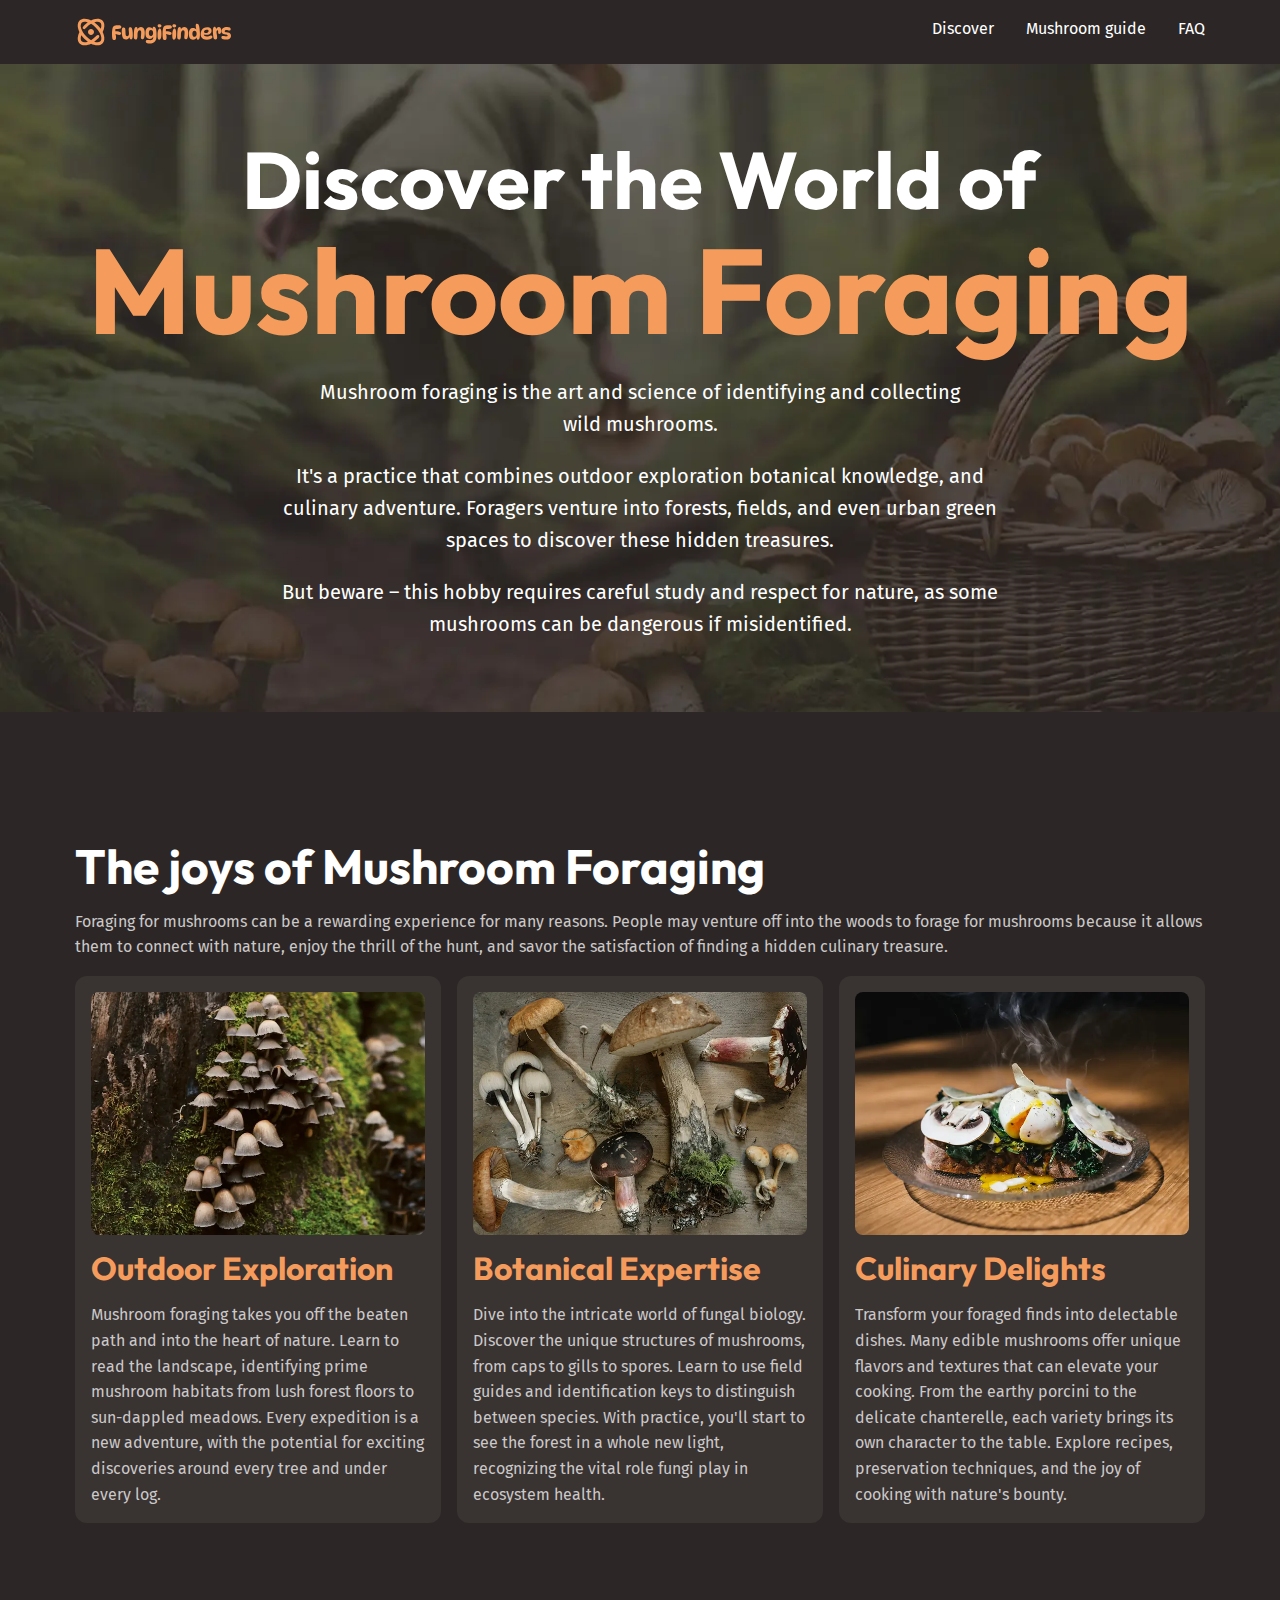
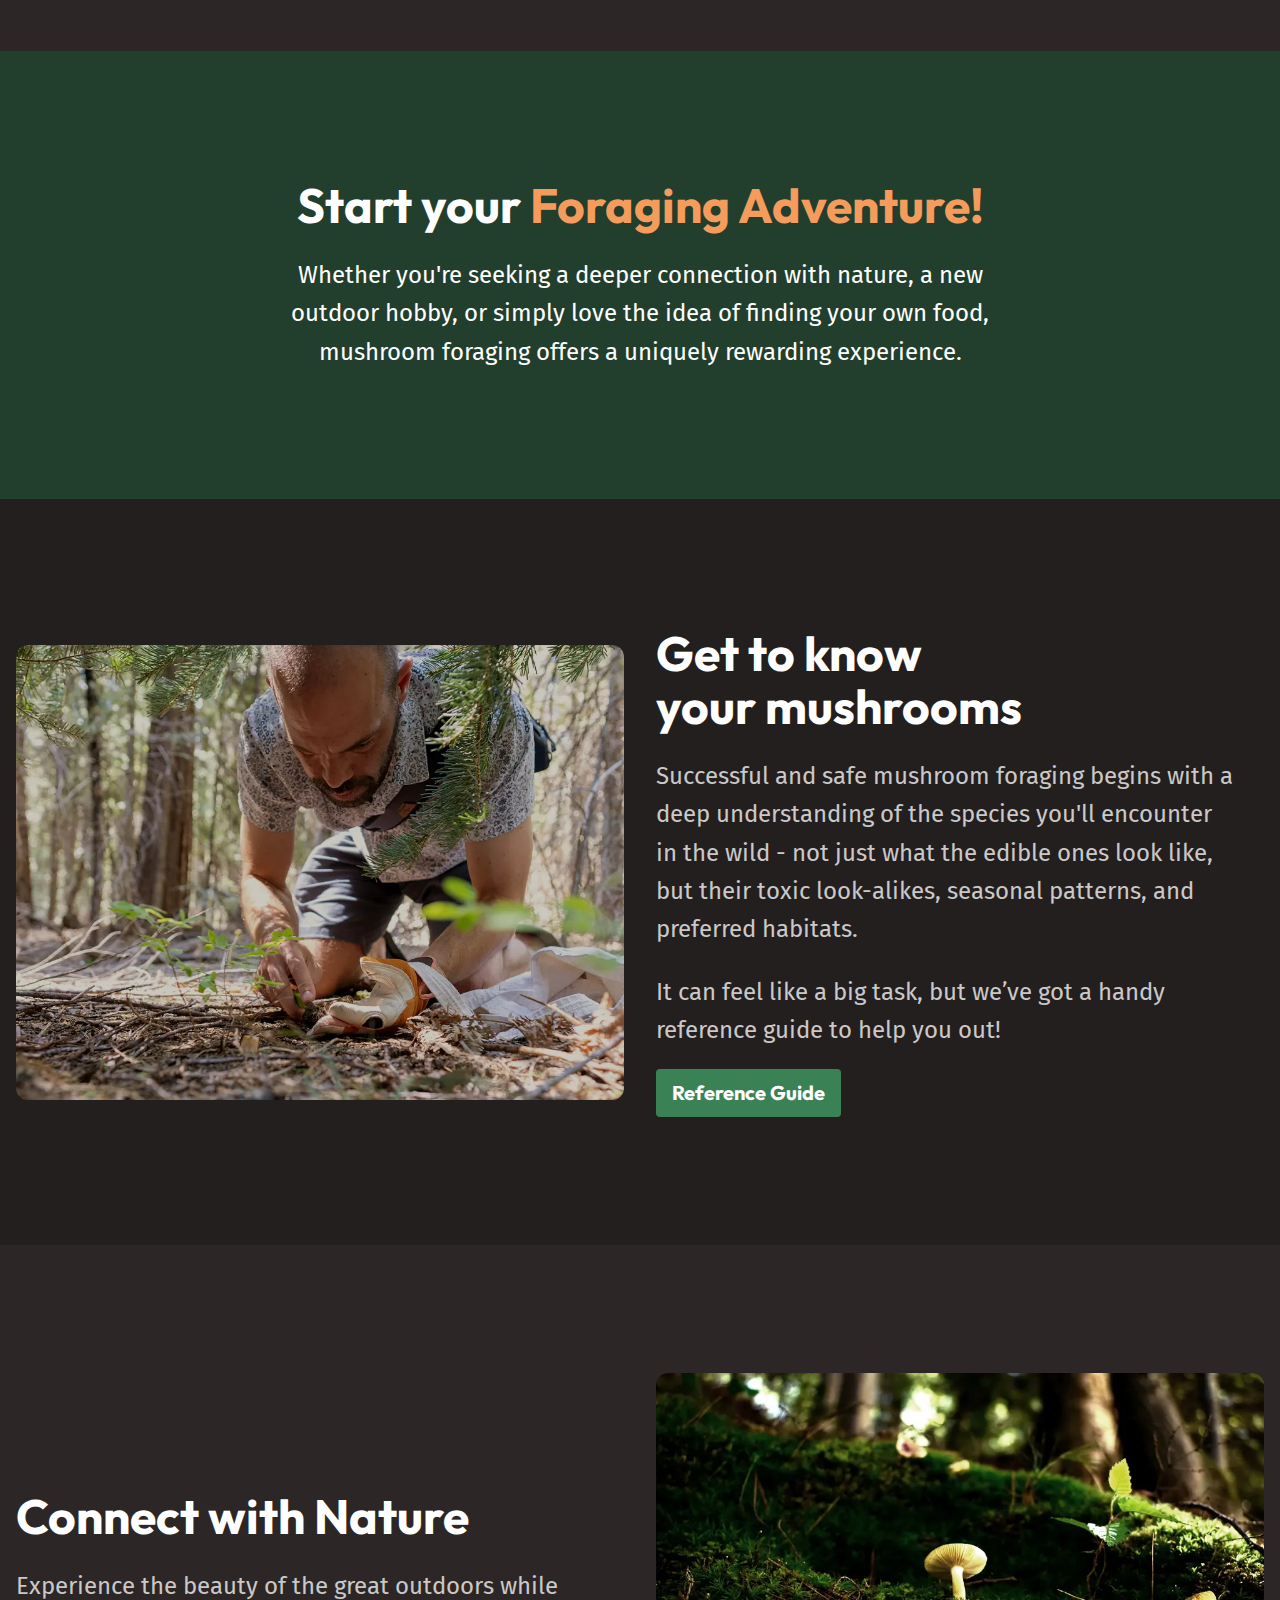
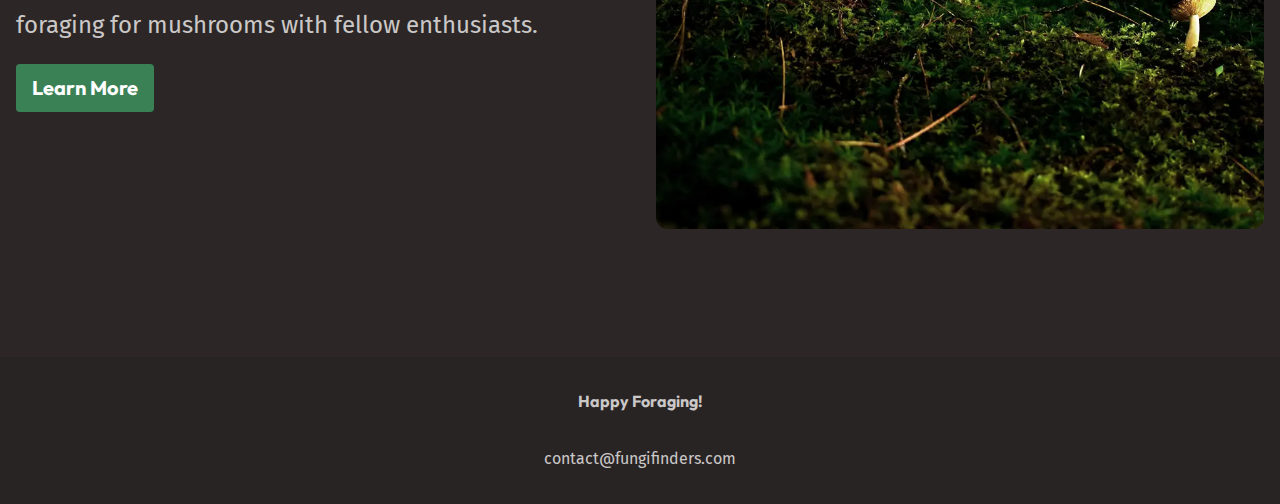
<file: index.html>
<!DOCTYPE html>
<html lang="en">
  <head>
    <meta charset="UTF-8" />
    <meta charset="UTF-8" />
    <meta name="viewport" content="width=device-width, initial-scale=1.0" />
    <title>Fungi Finders</title>
    <link rel="stylesheet" href="styles.css" />
    <link rel="preconnect" href="https://fonts.googleapis.com" />
    <link rel="preconnect" href="https://fonts.gstatic.com" crossorigin />
    <link
      href="https://fonts.googleapis.com/css2?family=Fira+Sans:wght@400;700&family=Outfit:wght@100..900&display=swap"
      rel="stylesheet"
    />
  </head>
  <body>
    <header class="site-header">
      <div class="wrapper">
        <div class="site-header__inner">
          <a href="/">
            <img src="assets/fungi-finders.svg" alt="" />
          </a>
          <button aria-controls="primary-navigation" aria-expanded="false">
            <span class="visually-hidden">Menu</span>
            <img src="/assets/hamburger.svg" alt="" />
          </button>
          <nav class="primary-navigation">
            <ul>
              <li><a href="/">Discover</a></li>
              <li><a href="mushroom-guide.html">Mushroom guide</a></li>
              <li><a href="mushroom-guide.html#faq">FAQ</a></li>
            </ul>
          </nav>
        </div>
      </div>
    </header>
    <main>
      <section class="hero section flow" data-padding="compact">
        <div class="wrapper">
          <h1 class="hero__title">
            Discover the World of
            <span>Mushroom Foraging</span>
          </h1>
        </div>
        <div class="wrapper" data-width="narrow">
          <div class="font-size-md flow">
            <p>
              Mushroom foraging is the art and science of identifying and
              collecting wild mushrooms.
            </p>
            <p>
              It's a practice that combines outdoor exploration botanical
              knowledge, and culinary adventure. Foragers venture into forests,
              fields, and even urban green spaces to discover these hidden
              treasures.
            </p>
            <p>
              But beware – this hobby requires careful study and respect for
              nature, as some mushrooms can be dangerous if misidentified.
            </p>
          </div>
        </div>
      </section>
      <section class="section">
        <div class="wrapper flow">
          <h2 class="section-title">The joys of Mushroom Foraging</h2>
          <p>
            Foraging for mushrooms can be a rewarding experience for many
            reasons. People may venture off into the woods to forage for
            mushrooms because it allows them to connect with nature, enjoy the
            thrill of the hunt, and savor the satisfaction of finding a hidden
            culinary treasure.
          </p>

          <!-- Three columns-->
          <div class="equal-columns">
            <div class="card">
              <img
                src="/assets/outdoor-exploration.webp"
                alt="Tighly grouped brown mushrooms growing up the side of a mossy tree trunk"
              />
              <h3 class="card__title">Outdoor Exploration</h3>
              <p>
                Mushroom foraging takes you off the beaten path and into the
                heart of nature. Learn to read the landscape, identifying prime
                mushroom habitats from lush forest floors to sun-dappled
                meadows. Every expedition is a new adventure, with the potential
                for exciting discoveries around every tree and under every log.
              </p>
            </div>
            <div class="card">
              <img
                src="/assets/botanical-expertise.webp"
                alt="Various harvested wild mushrooms on a table"
              />
              <h3 class="card__title">Botanical Expertise</h3>
              <p>
                Dive into the intricate world of fungal biology. Discover the
                unique structures of mushrooms, from caps to gills to spores.
                Learn to use field guides and identification keys to distinguish
                between species. With practice, you'll start to see the forest
                in a whole new light, recognizing the vital role fungi play in
                ecosystem health.
              </p>
            </div>
            <div class="card">
              <img
                src="/assets/culinary-delight.webp"
                alt="A freshly cooked plate of food, still steaming, with several mushroom slices on it"
              />
              <h3 class="card__title">Culinary Delights</h3>
              <p>
                Transform your foraged finds into delectable dishes. Many edible
                mushrooms offer unique flavors and textures that can elevate
                your cooking. From the earthy porcini to the delicate
                chanterelle, each variety brings its own character to the table.
                Explore recipes, preservation techniques, and the joy of cooking
                with nature's bounty.
              </p>
            </div>
          </div>
        </div>
      </section>

      <section class="background-accent section">
        <div class="wrapper" data-width="narrow" data-padding="compact">
          <div class="text-center flow font-size-lg text-high-contrast">
            <h2 class="section-title">
              Start your <span class="text-brand">Foraging Adventure!</span>
            </h2>
            <p>
              Whether you're seeking a deeper connection with nature, a new
              outdoor hobby, or simply love the idea of finding your own food,
              mushroom foraging offers a uniquely rewarding experience.
            </p>
          </div>
        </div>
      </section>

      <!-- Two columns-->
      <section class="background-extra-dark section">
        <div class="wrapper" data-width="wide">
          <div
            class="equal-columns"
            data-gap="large"
            data-vertical-alignment="centered"
          >
            <div>
              <img
                src="/assets/get-to-know.webp"
                alt="A man on his hands and knees carefully digging a mushroom out of the forest floo"
              />
            </div>
            <div class="font-size-lg flow">
              <h2 class="section-title">Get to know your mushrooms</h2>
              <p>
                Successful and safe mushroom foraging begins with a deep
                understanding of the species you'll encounter in the wild - not
                just what the edible ones look like, but their toxic
                look-alikes, seasonal patterns, and preferred habitats.
              </p>
              <p>
                It can feel like a big task, but we’ve got a handy reference
                guide to help you out!
              </p>
              <a class="button" href="#"
                ><span class="visually-hidden"
                  >Learn more about wild mushrooms using our handy</span
                >Reference Guide
              </a>
            </div>
          </div>
        </div>
      </section>

      <section class="section">
        <div class="wrapper" data-width="wide">
          <div
            class="equal-columns"
            data-gap="large"
            data-vertical-alignment="centered"
          >
            <!-- Two columns-->
            <div class="font-size-lg flow">
              <h2 class="section-title">Connect with Nature</h2>
              <p>
                Experience the beauty of the great outdoors while foraging for
                mushrooms with fellow enthusiasts.
              </p>
              <a class="button" href="#"
                >Learn More
                <span class="visually-hidden"
                  >about the different types of mushrooms using our handy
                  mushroom guide.</span
                ></a
              >
            </div>
            <div>
              <img
                src="/assets/nature.webp"
                alt="A few small yellowish mushrooms growing on a mossy forest floor"
              />
            </div>
          </div>
        </div>
      </section>
    </main>

    <footer class="site-footer">
      <p class="site-footer__title">Happy Foraging!</p>
      <a href="mailto:contact@fungifinders.com">contact@fungifinders.com</a>
    </footer>
  </body>
</html>
</file>
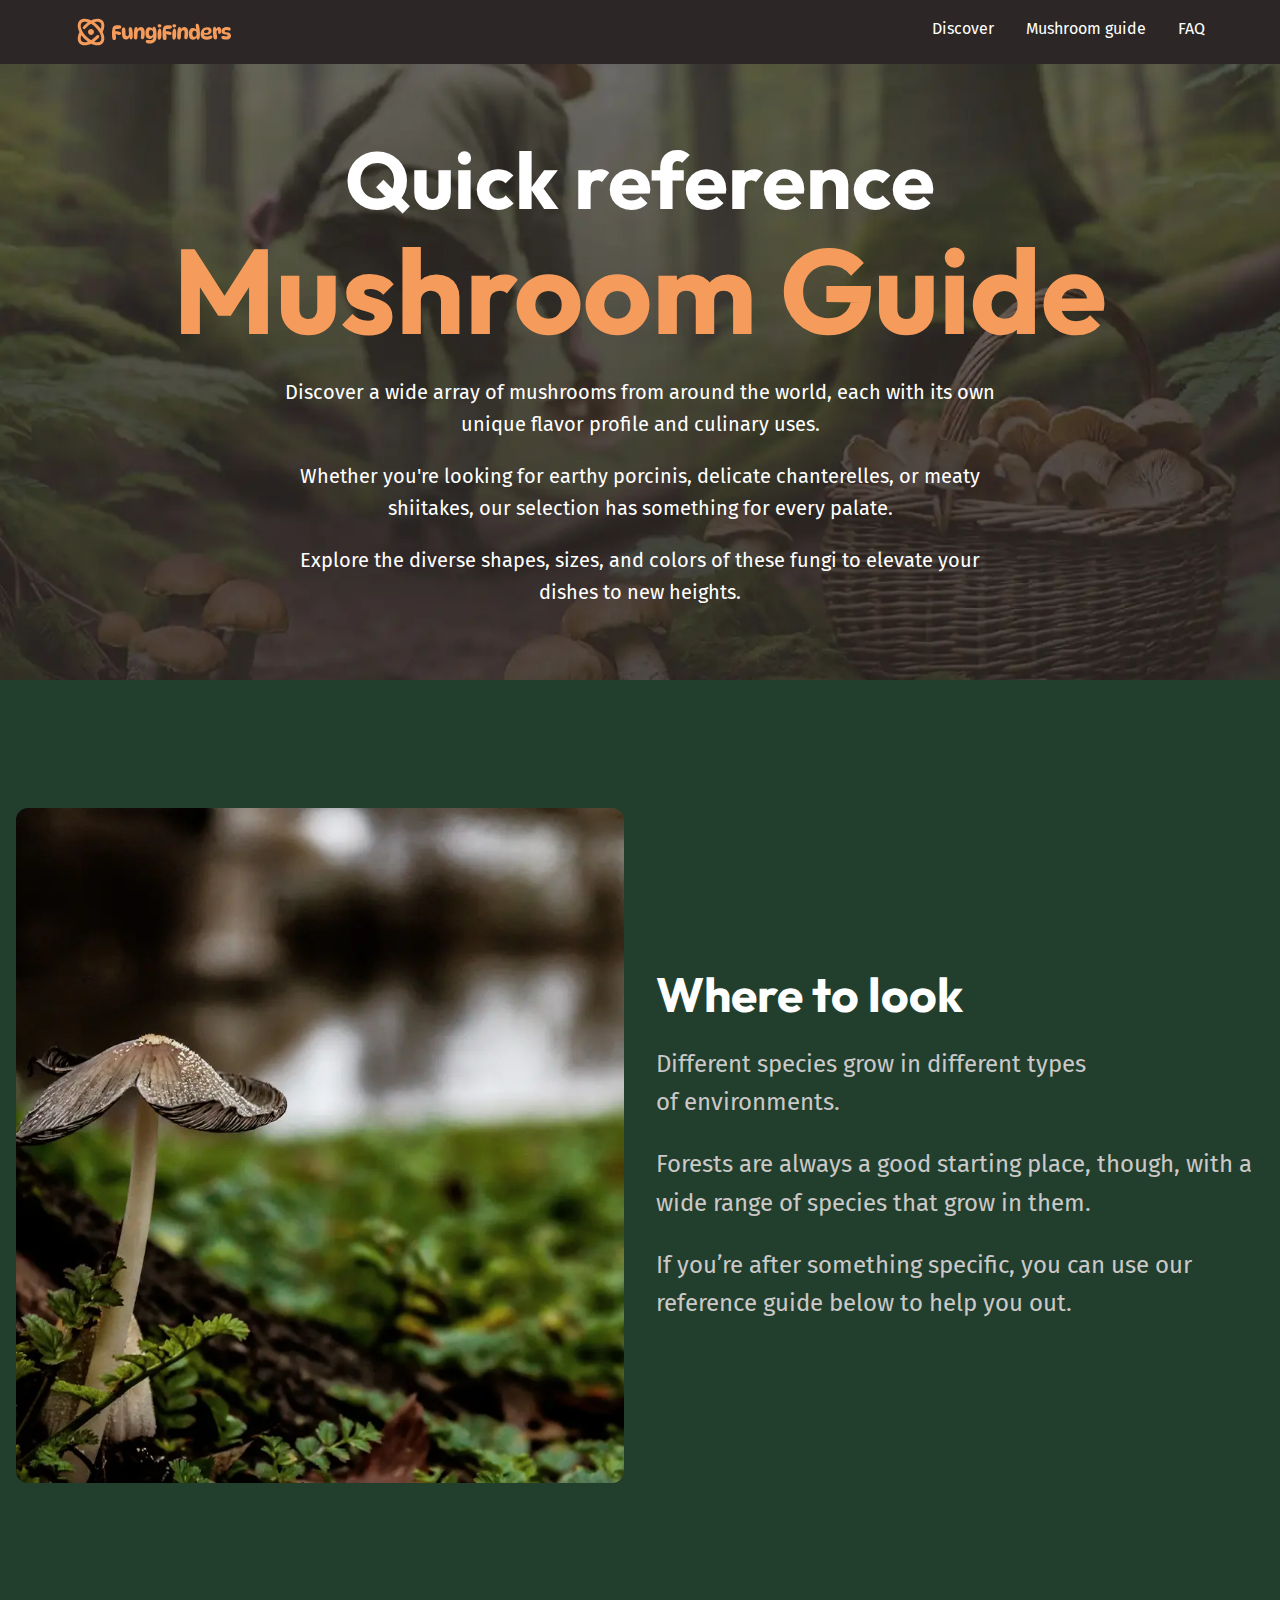
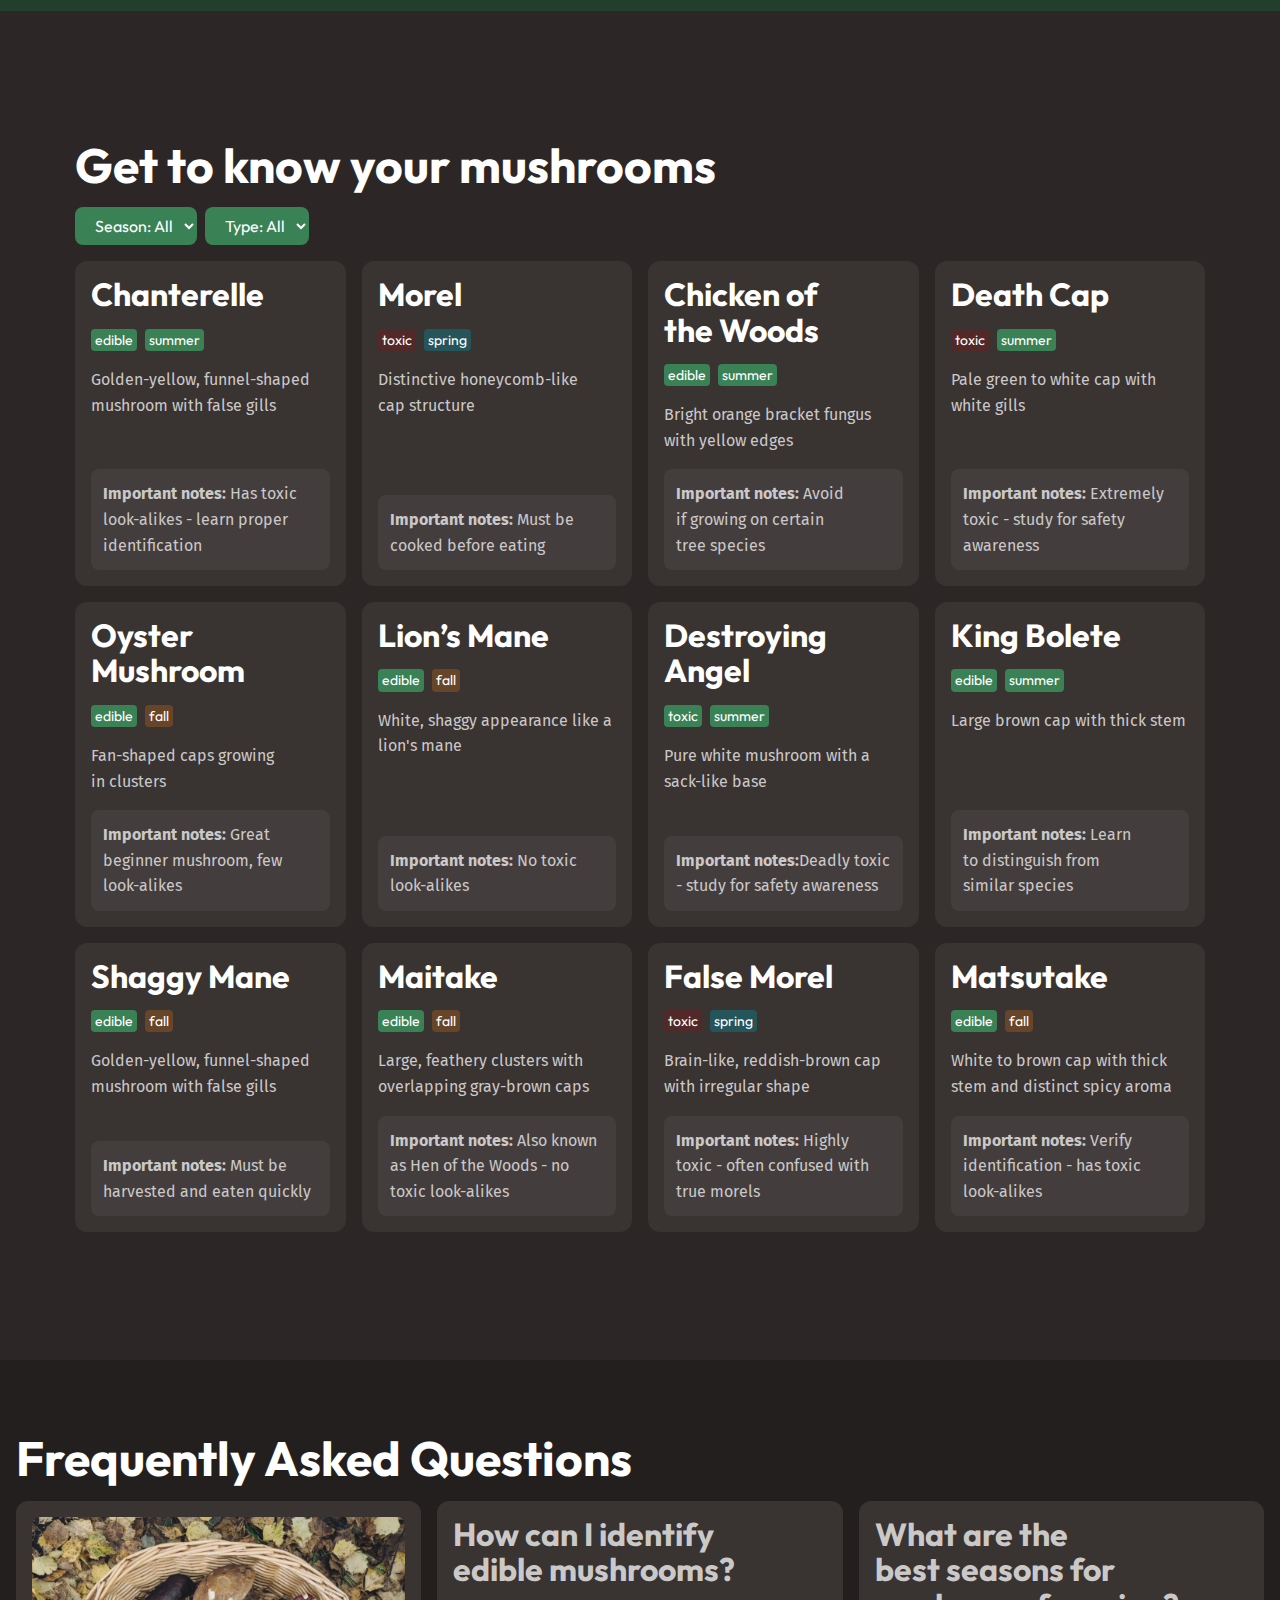
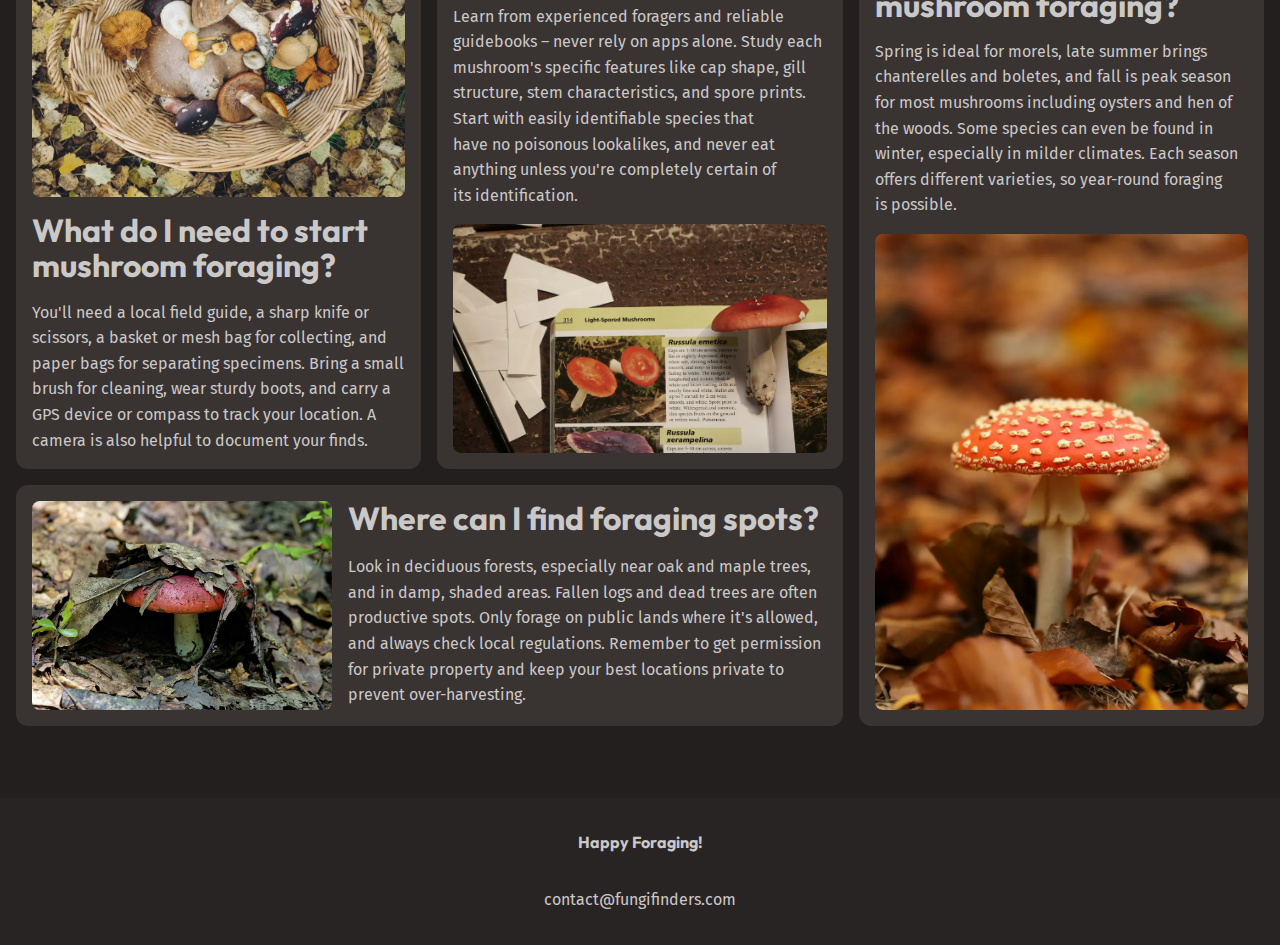
<file: mushroom-guide.html>
<!DOCTYPE html>
<html lang="en">
  <head>
    <meta charset="UTF-8" />
    <meta charset="UTF-8" />
    <meta name="viewport" content="width=device-width, initial-scale=1.0" />
    <title>Fungi Finders</title>
    <link rel="stylesheet" href="styles.css" />
    <link rel="preconnect" href="https://fonts.googleapis.com" />
    <link rel="preconnect" href="https://fonts.gstatic.com" crossorigin />
    <link
      href="https://fonts.googleapis.com/css2?family=Fira+Sans:wght@400;700&family=Outfit:wght@100..900&display=swap"
      rel="stylesheet"
    />
    <script src="/main.js" defer></script>
    <script src="/mushroom-filter.js" defer></script>
  </head>
  <body>
    <a class="skip-to-main" href="#main">Skip to main content</a>
    <header class="site-header">
      <div class="wrapper">
        <div class="site-header__inner">
          <a href="/">
            <img src="assets/fungi-finders.svg" alt="" />
          </a>
          <button aria-controls="primary-navigation" aria-expanded="false">
            <span class="visually-hidden">Menu</span>
            <img src="/assets/hamburger.svg" alt="" />
          </button>
          <nav class="primary-navigation">
            <ul>
              <li><a href="/">Discover</a></li>
              <li><a href="mushroom-guide.html">Mushroom guide</a></li>
              <li><a href="mushroom-guide.html#faq">FAQ</a></li>
            </ul>
          </nav>
        </div>
      </div>
    </header>
    <main id="main">
      <section class="hero section flow" data-padding="compact">
        <div class="wrapper">
          <h1 class="hero__title">
            Quick reference <span>Mushroom Guide</span>
          </h1>
        </div>
        <div class="wrapper flow" data-width="narrow">
          <p>
            Discover a wide array of mushrooms from around the world, each with
            its own unique flavor profile and culinary uses.
          </p>
          <p>
            Whether you're looking for earthy porcinis, delicate chanterelles,
            or meaty shiitakes, our selection has something for every palate.
          </p>
          <p>
            Explore the diverse shapes, sizes, and colors of these fungi to
            elevate your dishes to new heights.
          </p>
        </div>
      </section>

      <!-- Where to look section -->
      <section class="background-accent section">
        <div class="wrapper" data-width="wide">
          <div
            class="equal-columns"
            data-vertical-alignment="centered"
            data-gap="large"
          >
            <div>
              <img
                src="/assets/where-to-look.webp"
                alt="A closeup of a mushroom growing on a lush green forest floor"
              />
            </div>
            <div class="flow font-size-lg">
              <h2 class="section-title">Where to look</h2>
              <p>Different species grow in different types of environments.</p>
              <p>
                Forests are always a good starting place, though, with a wide
                range of species that grow in them.
              </p>
              <p>
                If you’re after something specific, you can use our reference
                guide below to help you out.
              </p>
            </div>
          </div>
        </div>
      </section>

      <section class="section mushroom-guide">
        <div class="wrapper flow">
          <h2 class="section-title">Get to know your mushrooms</h2>

          <div class="flex-group">
            <!-- There is a JS script that changes hidden to false once JS is loaded -->
            <select name="season" id="season" hidden>
              <option value="all">Season: All</option>
              <option value="spring">Spring</option>
              <option value="summer">Summer</option>
              <option value="fall">Fall</option>
            </select>
            <select name="edible" id="edible" hidden>
              <option value="all">Type: All</option>
              <option value="edible">Edible</option>
              <option value="toxic">Toxic</option>
            </select>
          </div>

          <!-- grid of mushrooms -->
          <div class="grid-auto-fill">
            <div class="card">
              <h3 class="card__title">Chanterelle</h3>
              <ul
                class="tag-list"
                role="list"
                aria-label="Mushroom characteristics"
              >
                <li data-edible="edible">
                  <span class="visually-hidden">This mushroom is</span>
                  edible
                </li>
                <li data-season="summer">
                  <span class="visually-hidden"
                    >You can harvest this mushroom in the</span
                  >
                  summer
                </li>
              </ul>

              <p>Golden-yellow, funnel-shaped mushroom with false gills</p>
              <p class="card__note">
                <strong>Important notes:</strong> Has toxic look-alikes - learn
                proper identification
              </p>
            </div>
            <div class="card">
              <h3 class="card__title">Morel</h3>
              <ul
                class="tag-list"
                role="list"
                aria-label="Mushroom characteristics"
              >
                <li data-edible="toxic">
                  <span class="visually-hidden">This mushroom is</span>
                  toxic
                </li>
                <li data-season="spring">
                  <span class="visually-hidden"
                    >You can harvest this mushroom in the</span
                  >
                  spring
                </li>
              </ul>

              <p>Distinctive honeycomb-like cap structure</p>
              <p class="card__note">
                <strong>Important notes:</strong> Must be cooked before eating
              </p>
            </div>

            <div class="card">
              <h3 class="card__title">Chicken of the Woods</h3>
              <ul
                class="tag-list"
                role="list"
                aria-label="Mushroom characteristics"
              >
                <li data-edible="edible">
                  <span class="visually-hidden">This mushroom is</span>
                  edible
                </li>
                <li data-season="summer">
                  <span class="visually-hidden"
                    >You can harvest this mushroom in the</span
                  >
                  summer
                </li>
              </ul>

              <p>Bright orange bracket fungus with yellow edges</p>
              <p class="card__note">
                <strong>Important notes:</strong> Avoid if growing on certain
                tree species
              </p>
            </div>

            <div class="card">
              <h3 class="card__title">Death Cap</h3>
              <ul
                class="tag-list"
                role="list"
                aria-label="Mushroom characteristics"
              >
                <li data-edible="toxic">
                  <span class="visually-hidden">This mushroom is</span>
                  toxic
                </li>
                <li data-season="summer">
                  <span class="visually-hidden"
                    >You can harvest this mushroom in the</span
                  >
                  summer
                </li>
              </ul>

              <p>Pale green to white cap with white gills</p>
              <p class="card__note">
                <strong>Important notes:</strong> Extremely toxic - study for
                safety awareness
              </p>
            </div>
            <div class="card">
              <h3 class="card__title">Oyster Mushroom</h3>
              <ul
                class="tag-list"
                role="list"
                aria-label="Mushroom characteristics"
              >
                <li data-edible="edible">
                  <span class="visually-hidden">This mushroom is</span>
                  edible
                </li>
                <li data-season="fall">
                  <span class="visually-hidden"
                    >You can harvest this mushroom in the</span
                  >
                  fall
                </li>
              </ul>

              <p>Fan-shaped caps growing in clusters</p>
              <p class="card__note">
                <strong>Important notes:</strong> Great beginner mushroom, few
                look-alikes
              </p>
            </div>
            <div class="card">
              <h3 class="card__title">Lion’s Mane</h3>
              <ul
                class="tag-list"
                role="list"
                aria-label="Mushroom characteristics"
              >
                <li data-edible="edible">
                  <span class="visually-hidden">This mushroom is</span>
                  edible
                </li>
                <li data-season="fall">
                  <span class="visually-hidden"
                    >You can harvest this mushroom in the</span
                  >
                  fall
                </li>
              </ul>

              <p>White, shaggy appearance like a lion's mane</p>
              <p class="card__note">
                <strong>Important notes:</strong> No toxic look-alikes
              </p>
            </div>
            <div class="card">
              <h3 class="card__title">Destroying Angel</h3>
              <ul
                class="tag-list"
                role="list"
                aria-label="Mushroom characteristics"
              >
                <li data-edible="edible">
                  <span class="visually-hidden">This mushroom is</span>
                  toxic
                </li>
                <li data-season="summer">
                  <span class="visually-hidden"
                    >You can harvest this mushroom in the</span
                  >
                  summer
                </li>
              </ul>

              <p>Pure white mushroom with a sack-like base</p>
              <p class="card__note">
                <strong>Important notes:</strong>Deadly toxic - study for safety
                awareness
              </p>
            </div>
            <div class="card">
              <h3 class="card__title">King Bolete</h3>
              <ul
                class="tag-list"
                role="list"
                aria-label="Mushroom characteristics"
              >
                <li data-edible="edible">
                  <span class="visually-hidden">This mushroom is</span>
                  edible
                </li>
                <li data-season="summer">
                  <span class="visually-hidden"
                    >You can harvest this mushroom in the</span
                  >
                  summer
                </li>
              </ul>

              <p>Large brown cap with thick stem</p>
              <p class="card__note">
                <strong>Important notes:</strong> Learn to distinguish from
                similar species
              </p>
            </div>
            <div class="card">
              <h3 class="card__title">Shaggy Mane</h3>
              <ul
                class="tag-list"
                role="list"
                aria-label="Mushroom characteristics"
              >
                <li data-edible="edible">
                  <span class="visually-hidden">This mushroom is</span>
                  edible
                </li>
                <li data-season="fall">
                  <span class="visually-hidden"
                    >You can harvest this mushroom in the</span
                  >
                  fall
                </li>
              </ul>

              <p>Golden-yellow, funnel-shaped mushroom with false gills</p>
              <p class="card__note">
                <strong>Important notes:</strong> Must be harvested and eaten
                quickly
              </p>
            </div>
            <div class="card">
              <h3 class="card__title">Maitake</h3>
              <ul
                class="tag-list"
                role="list"
                aria-label="Mushroom characteristics"
              >
                <li data-edible="edible">
                  <span class="visually-hidden">This mushroom is</span>
                  edible
                </li>
                <li data-season="fall">
                  <span class="visually-hidden"
                    >You can harvest this mushroom in the</span
                  >
                  fall
                </li>
              </ul>

              <p>Large, feathery clusters with overlapping gray-brown caps</p>
              <p class="card__note">
                <strong>Important notes:</strong> Also known as Hen of the Woods
                - no toxic look-alikes
              </p>
            </div>
            <div class="card">
              <h3 class="card__title">False Morel</h3>
              <ul
                class="tag-list"
                role="list"
                aria-label="Mushroom characteristics"
              >
                <li data-edible="toxic">
                  <span class="visually-hidden">This mushroom is</span>
                  toxic
                </li>
                <li data-season="spring">
                  <span class="visually-hidden"
                    >You can harvest this mushroom in the</span
                  >
                  spring
                </li>
              </ul>

              <p>Brain-like, reddish-brown cap with irregular shape</p>
              <p class="card__note">
                <strong>Important notes:</strong> Highly toxic - often confused
                with true morels
              </p>
            </div>
            <div class="card">
              <h3 class="card__title">Matsutake</h3>
              <ul
                class="tag-list"
                role="list"
                aria-label="Mushroom characteristics"
              >
                <li data-edible="edible">
                  <span class="visually-hidden">This mushroom is</span>
                  edible
                </li>
                <li data-season="fall">
                  <span class="visually-hidden"
                    >You can harvest this mushroom in the</span
                  >
                  fall
                </li>
              </ul>

              <p>White to brown cap with thick stem and distinct spicy aroma</p>
              <p class="card__note">
                <strong>Important notes:</strong> Verify identification - has
                toxic look-alikes
              </p>
            </div>
            <div class="no-results-message" hidden>
              No cards match these filters
            </div>
          </div>
        </div>
      </section>

      <section
        id="faq"
        class="background-extra-dark section"
        data-padding="compact"
      >
        <div class="wrapper flow" data-width="wide">
          <h2 class="section-title">Frequently Asked Questions</h2>

          <div class="faq-bento-grid">
            <div class="card">
              <img
                src="/assets/start-foraging.webp"
                alt="a basket full of a viarity of wild mushrooms"
              />
              <h3 class="card__title">
                What do I need to start mushroom foraging?
              </h3>
              <p>
                You'll need a local field guide, a sharp knife or scissors, a
                basket or mesh bag for collecting, and paper bags for separating
                specimens. Bring a small brush for cleaning, wear sturdy boots,
                and carry a GPS device or compass to track your location. A
                camera is also helpful to document your finds.
              </p>
            </div>
            <div class="card">
              <img
                src="/assets/identify-mushrooms.webp"
                alt="A wild mushroom on top of a page in a mushroom identification book, giving detailed information about that mushroom"
              />
              <h3 class="card__title">How can I identify edible mushrooms?</h3>
              <p>
                Learn from experienced foragers and reliable guidebooks – never
                rely on apps alone. Study each mushroom's specific features like
                cap shape, gill structure, stem characteristics, and spore
                prints. Start with easily identifiable species that have no
                poisonous lookalikes, and never eat anything unless you're
                completely certain of its identification.
              </p>
            </div>
            <div class="card">
              <img
                src="/assets/where-to-find.webp"
                alt="A mushroom under a pile of leaves, with only one side of it visible"
              />
              <h3 class="card__title">Where can I find foraging spots?</h3>
              <p>
                Look in deciduous forests, especially near oak and maple trees,
                and in damp, shaded areas. Fallen logs and dead trees are often
                productive spots. Only forage on public lands where it's
                allowed, and always check local regulations. Remember to get
                permission for private property and keep your best locations
                private to prevent over-harvesting.
              </p>
            </div>
            <div class="card">
              <img
                src="/assets/best-seasons.webp"
                alt="A white stemmed mushroom, with a bright orange cap with white spots"
              />
              <h3 class="card__title">
                What are the best seasons for mushroom foraging?
              </h3>
              <p>
                Spring is ideal for morels, late summer brings chanterelles and
                boletes, and fall is peak season for most mushrooms including
                oysters and hen of the woods. Some species can even be found in
                winter, especially in milder climates. Each season offers
                different varieties, so year-round foraging is possible.
              </p>
            </div>
          </div>
        </div>
      </section>
    </main>

    <footer class="site-footer">
      <p class="site-footer__title">Happy Foraging!</p>
      <a href="mailto:contact@fungifinders.com">contact@fungifinders.com</a>
    </footer>
  </body>
</html>
</file>
<file: styles.css>
@layer reset {
  *,
  *::before,
  *::after {
    box-sizing: border-box;
  }

  /* https://kilianvalkhof.com/2022/css-html/your-css-reset-needs-text-size-adjust-probably/ */
  html {
    -moz-text-size-adjust: none;
    -webkit-text-size-adjust: none;
    text-size-adjust: none;
  }

  body,
  h1,
  h2,
  h3,
  h4,
  p,
  figure,
  blockquote,
  dl,
  dd {
    margin: 0;
  }

  /* https://www.scottohara.me/blog/2019/01/12/lists-and-safari.html */
  [role="list"] {
    list-style: none;
    margin: 0;
    padding: 0;
  }

  body {
    min-block-size: 100vh;
    line-height: 1.6;
  }

  h1,
  h2,
  h3,
  button,
  input,
  label {
    line-height: 1.1;
  }

  h1,
  h2,
  h3,
  h4 {
    text-wrap: balance;
  }

  p,
  li {
    text-wrap: pretty;
  }

  img,
  picture {
    max-inline-size: 100%;
    display: block;
  }

  input,
  button,
  textarea,
  select {
    font: inherit;
  }
}

@layer base {
  /* :root custom props + base/global styles here */
  :root {
    --clr-white: hsl(0, 0%, 100%);
    --clr-gray-100: hsl(0, 2%, 79%);
    --clr-brand-400: hsl(25, 88%, 75%);
    --clr-brand-500: hsl(25, 88%, 66%);
    --clr-green-400: hsl(143, 19%, 49%);
    --clr-green-500: hsl(143, 38%, 37%);
    --clr-green-600: hsl(145, 29%, 19%);
    --clr-brown-500: hsl(10, 5%, 25%);
    --clr-brown-600: hsl(9, 7%, 21%);
    --clr-brown-700: hsl(9, 8%, 16%);
    --clr-brown-800: hsl(0, 6%, 15%);
    --clr-brown-900: hsl(0, 6%, 13%);

    --clr-orange-500: hsl(28, 43%, 28%);
    --clr-red-500: hsl(359, 34%, 24%);
    --clr-teal-500: hsl(186, 42%, 25%);

    --ff-heading: "Outfit", sans-serif;
    --ff-body: "Fira Sans", sans-serif;

    --fs-300: 0.875rem;
    --fs-400: 1rem;
    --fs-500: 1.125rem;
    --fs-600: 1.25rem;
    --fs-700: 1.5rem;
    --fs-800: 2rem;
    --fs-900: 3.75rem;
    --fs-1000: 3.75rem;

    @media (width > 760px) {
      --fs-300: 0.875rem;
      --fs-400: 1rem;
      --fs-500: 1.25rem;
      --fs-600: 1.5rem;
      --fs-700: 2rem;
      --fs-800: 3rem;
      --fs-900: 5rem;
      --fs-1000: 7.5rem;
    }
  }
  :root {
    /* primitives here */
    --text-main: var(--clr-gray-100);
    --text-high-contrast: var(--clr-white);
    --text-brand: var(--clr-brand-500);
    --text-brand-light: var(--clr-brand-400);

    --background-accent-light: var(--clr-green-400);
    --background-accent-main: var(--clr-green-500);
    --background-accent-dark: var(--clr-green-600);

    --background-extra-light: var(--clr-brown-500);
    --background-light: var(--clr-brown-600);
    --background-main: var(--clr-brown-700);
    --background-dark: var(--clr-brown-800);
    --background-extra-dark: var(--clr-brown-900);

    --font-size-heading-sm: var(--fs-700);
    --font-size-heading-regular: var(--fs-800);
    --font-size-heading-lg: var(--fs-900);
    --font-size-heading-xl: var(--fs-1000);

    --font-size-sm: var(--fs-300);
    --font-size-regular: var(--fs-400);
    --font-size-md: var(--fs-500);
    --font-size-lg: var(--fs-600);

    --border-radius-1: 0.25rem;
    --border-radius-2: 0.5rem;
    --border-radius-3: 0.75rem;
  }
}

@layer base {
  @media (prefers-reduced-motion: no-preference) {
    html {
      scroll-behavior: smooth;
    }
  }

  html {
    font-family: var(--ff-body);
    line-height: 1.6;
  }

  body {
    font-size: var(--font-size-regular);
    color: var(--text-main);
    background-color: var(--background-main);
  }

  h1,
  h2,
  h3,
  h4 {
    font-family: var(--ff-heading);
    font-weight: 700;
    color: var(--text-high-contrast);
  }

  h1 {
    font-size: var(--font-size-heading-lg);
  }

  a {
    color: var(--text-high-contrast);
  }

  a:hover,
  a:focus-visible {
    color: var(--text-brand-light);
  }

  img {
    border-radius: var(--border-radius-3);
  }
}

@layer layout {
  /* Creating Flow https://alistapart.com/article/axiomatic-css-and-lobotomized-owls/ */
  .flow > * + * {
    margin-block-start: var(--flow-space, 1em);
  }

  .flex-group {
    display: flex;
    flex-wrap: nowrap;
    gap: 0.5rem;
  }

  .grid-auto-fill {
    --grid-auto-fit-min-column-size: 250px;
    display: grid;
    gap: 1rem;
    grid-template-columns: repeat(
      auto-fill,
      minmax(min(var(--grid-auto-fit-min-column-size), 100%), 1fr)
    );
  }

  .equal-columns {
    display: grid;
    gap: var(--equal-columns-gap, 1rem);
    align-items: var(--column-layout-alignment, start);

    @media (width > 760px) {
      grid-auto-flow: column;
      /* This makes every column have the same width */
      grid-auto-columns: 1fr;
    }

    &[data-gap="large"] {
      --equal-columns-gap: 2rem;
    }

    &[data-vertical-alignment="centered"] {
      --column-layout-alignment: center;
    }

    &[data-vertical-alignment="bottom"] {
      --column-layout-alignment: end;
    }
  }
  .section {
    padding-block: 3.75rem;

    @media (width > 760px) {
      padding-block: 8rem;

      &[data-padding="compact"] {
        padding-block: 4.5rem;
      }
    }
  }

  .wrapper {
    --wrapper-max-width: 1130px;
    --wrapper-padding: 1rem;
    max-width: var(--wrapper-max-width);
    margin-inline: auto;
    padding-inline: var(--wrapper-padding);
    /* padding-inline applies to left and right only */
    box-sizing: content-box;
  }

  /* &[data-width="wide"] {
    max-width: 1330px;
  }

  &[data-width="narrow"] {
    max-width: 720px;
  } */
  /* The above is same as the below */
  .wrapper[data-width="narrow"] {
    --wrapper-max-width: 720px;
  }

  .wrapper[data-width="wide"] {
    --wrapper-max-width: 1330px;
  }

  /* .wrapper--narrow {
    max-width: 720px;
  }
  .wrapper--wide {
    max-width: 1330px;
  } */
}

@layer components {
  /* This is for when it is not being keyboard navigated */
  .skip-to-main {
    background: var(--clr-green-500);
    font-size: var(--fs-600);
    padding: 1rem;
    position: absolute;
    top: 1rem;
    left: 1rem;
    border-radius: var(--border-radius-3);
    color: white;
  }

  .skip-to-main:not(:focus) {
    clip: rect(0 0 0 0);
    clip-path: inset(50%);
    height: 1px;
    overflow: hidden;
    position: absolute;
    white-space: nowrap;
    width: 1px;
  }

  .hero {
    text-align: center;
    background-image: url(/assets/hero.webp);
    background-size: cover;
    font-size: var(--font-size-md);
    color: var(--text-high-contrast);
  }

  .hero__title {
    font-size: var(--font-size-heading-lg);

    > span {
      display: block;
      font-size: var(--font-size-heading-xl);
      color: var(--text-brand);
    }
  }

  .mushroom-guide {
    --card-title-color: var(--text-high-contrast);
    --card-title-font-size: var(var(--font-size-lg));

    --card-gap: 0.75rem;
  }

  .faq-bento-grid {
    --card-title-color: --text-high-contrast;

    display: grid;
    gap: 1rem;
    grid-template-areas:
      "card-one"
      "card-two"
      "card-three"
      "card-four";

    .card:nth-child(1) {
      grid-area: card-one;
    }
    .card:nth-child(2) {
      grid-area: card-two;
    }
    .card:nth-child(3) {
      grid-area: card-three;
    }
    .card:nth-child(4) {
      grid-area: card-four;
    }

    .card > img {
      height: 100%;
      object-fit: cover;
    }

    @media (width > 640px) {
      grid-template-columns: 1fr 1fr;
      grid-template-areas:
        "card-one card-two"
        "card-three card-four";

      .card:nth-child(even) img {
        order: 3;
      }
    }

    @media (width > 900px) {
      grid-template-columns: 1fr 1fr 1fr;

      grid-template-areas:
        "card-one card-two card-four"
        "card-three card-three card-four";

      .card:nth-child(3) {
        display: grid;
        grid-template-columns: 300px 1fr;

        img {
          grid-column: 1 / 2;
          grid-row: 1 / 3;
        }
      }
    }
  }
  .site-header {
    padding-block: 1rem;
  }
  .site-header__inner {
    display: flex;
    flex-wrap: wrap;
    gap: 0.5rem 2rem;
    justify-content: space-between;
  }

  .primary-navigation {
    ul {
      list-style: none;
      margin: 0;
      padding: 0;
      display: flex;
      flex-wrap: wrap;
      gap: 0.5rem 2rem;
    }

    a {
      text-decoration: none;
    }
  }

  [aria-controls="primary-navigation"] {
    display: none;
  }

  @media (width < 760px) {
    [aria-controls="primary-navigation"] {
      display: block;
      z-index: 100;
      background: transparent;
      border: 0;

      img {
        border-radius: 0;
      }
    }

    .site-header {
      position: relative;
    }

    .primary-navigation {
      display: none;
      position: absolute;
      z-index: 10;
      top: 0;
      right: 0;
      padding: 2rem;
      border-radius: 0 0 0 var(--border-radius-3);
      background: var(--background-accent-main);

      ul {
        flex-direction: column;
        gap: 0;
        font-size: var(--fs-700);
        font-family: var(--ff-heading);
        font-weight: 700;
      }

      li + li {
        margin-top: 1rem;
        padding-top: 1rem;
        border-top: 2px solid var(--background-accent-light);
      }
    }

    /* The + checks for any direct siblings that come before with aria expanded true */
    [aria-expanded="true"] ~ .primary-navigation {
      display: block;
    }
  }

  .card__title {
    color: var(--card-title-color, var(--text-brand));
    font-size: var(--card-title-font-size, var(--font-size-heading-sm));
  }

  .card__note {
    margin-top: auto;
    background-color: var(--background-extra-light);
    padding: 0.75rem;
    border-radius: var(--border-radius-2);
  }

  .card {
    display: flex;
    flex-direction: column;
    gap: 1rem;
    padding: 1rem;
    background-color: var(--background-light);
    border-radius: var(--border-radius-3);

    img {
      border-radius: var(--border-radius-2);
    }
  }

  .tag-list {
    display: flex;
    gap: 0.5rem;
    flex-wrap: wrap;

    > li {
      padding: 0 0.25rem;
      background-color: var(--tag-background, red);
      font-family: var(--ff-heading);
      color: var(--text-high-contrast);
      font-size: var(--font-size-sm);
      border-radius: var(--border-radius-1);

      &[data-edible="edible"] {
        --tag-background: var(--background-accent-main);
      }
      &[data-edible="toxic"] {
        --tag-background: var(--clr-red-500);
      }

      &[data-season="summer"] {
        --tag-background: var(--background-accent-main);
      }
      &[data-season="fall"] {
        --tag-background: var(--clr-orange-500);
      }
      &[data-season="spring"] {
        --tag-background: var(--clr-teal-500);
      }
    }
  }

  .button {
    display: inline-flex;
    cursor: pointer;
    font-family: var(--ff-heading);
    font-weight: 700;
    font-size: var(--font-size-md);
    text-decoration: none;
    background-color: var(--background-accent-main);
    padding: 0.5rem 1rem;
    border-radius: var(--border-radius-1);
  }

  .button:hover,
  .button:focus-visible {
    background: var(--background-accent-light);
    color: var(--text-high-contrast);
  }

  select {
    font-family: var(--ff-heading);
    background-color: var(--background-accent-main);
    color: var(--text-high-contrast);
    padding: 0.5rem 0.5rem 0.5rem 1rem;
    border: 0;
    border-radius: var(--border-radius-2);
  }

  .site-footer {
    background-color: var(--background-dark);
    padding-block: 2rem;
    text-align: center;

    display: grid;
    gap: 2rem;

    a {
      text-decoration: none;
      color: var(--text-main);

      &:hover,
      &:focus-visible {
        color: var(--text-brand-light);
      }
    }
  }
  .site-footer__title {
    font-size: var(--font-size-);
    font-family: var(--ff-heading);
    font-weight: 700;
  }
}

@layer utilities {
  [hidden] {
    display: none;
  }
  .text-center {
    text-align: center;
  }
  .text-brand {
    color: var(--text-brand);
  }
  .text-high-contrast {
    color: var(--text-high-contrast);
  }

  .section-title {
    font-size: var(--font-size-heading-regular);
  }

  .background-base {
    background-color: var(--background-base);
  }
  .background-light {
    background-color: var(--background-light);
  }
  .background-extra-light {
    background-color: var(--background-extra-light);
  }
  .background-dark {
    background-color: var(--background-dark);
  }
  .background-extra-dark {
    background-color: var(--background-extra-dark);
  }

  .background-accent {
    background-color: var(--background-accent-dark);
  }

  .font-size-sm {
    font-size: var(--font-size-sm);
  }
  .font-size-regular {
    font-size: var(--font-size-regular);
  }
  .font-size-md {
    font-size: var(--font-size-md);
  }
  .font-size-lg {
    font-size: var(--font-size-lg);
  }

  .visually-hidden {
    clip: rect(0 0 0 0);
    clip-path: inset(50%);
    height: 1px;
    overflow: hidden;
    position: absolute;
    white-space: nowrap;
    width: 1px;
  }
}

/* .header p {
  max-width: 720px;
  margin-inline: auto;
} */
</file>
